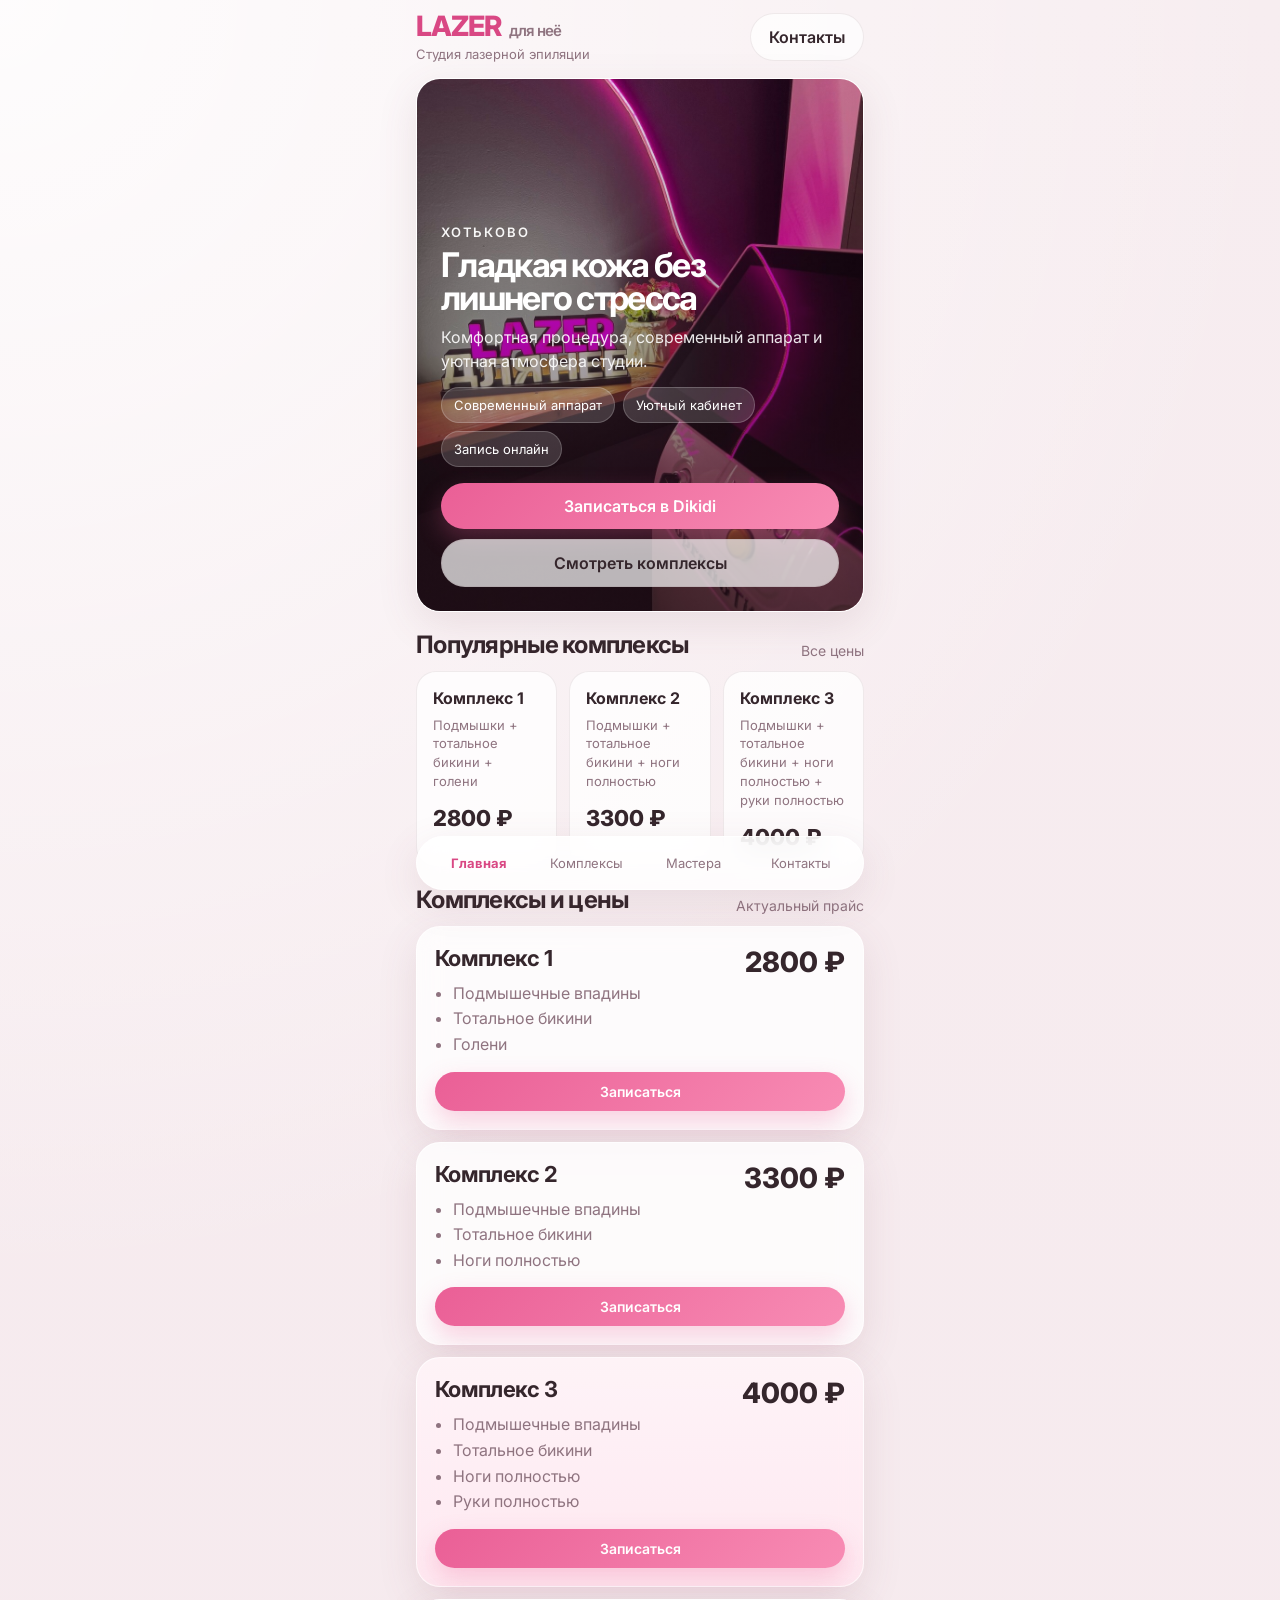
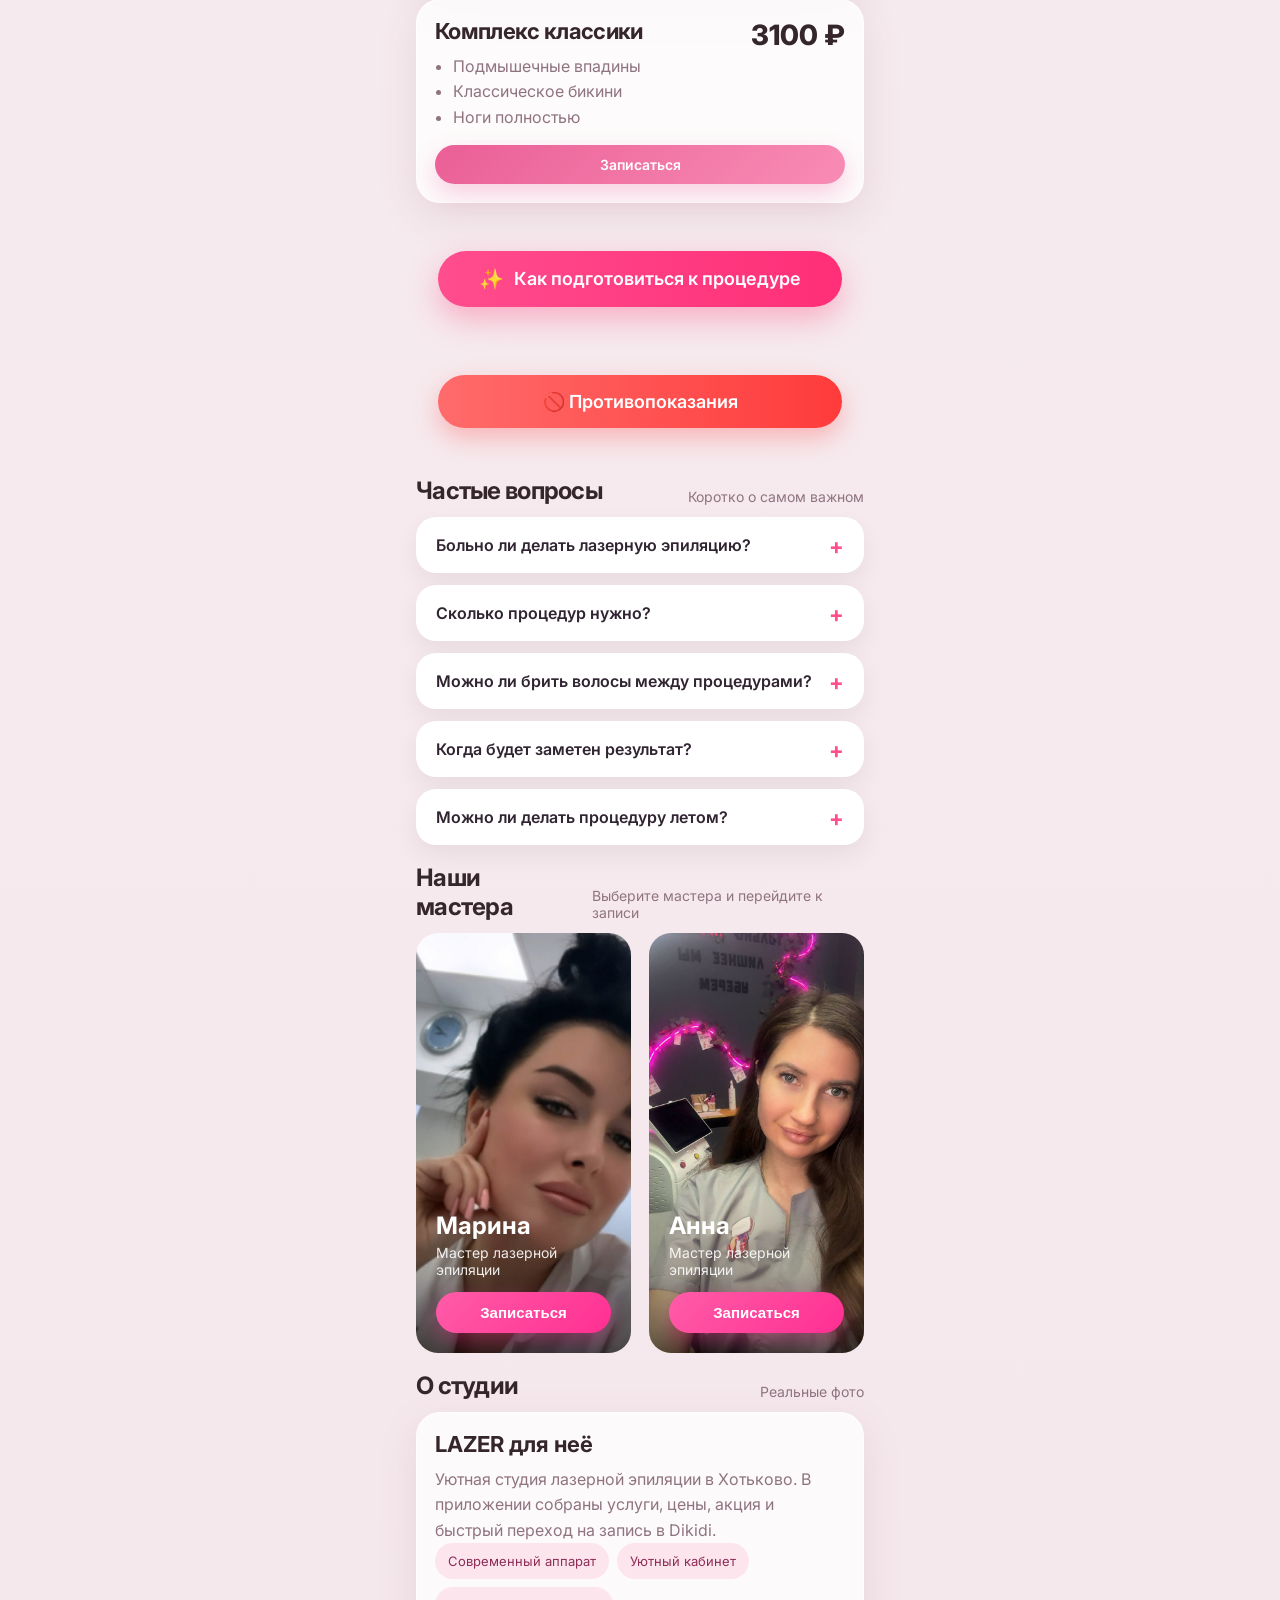
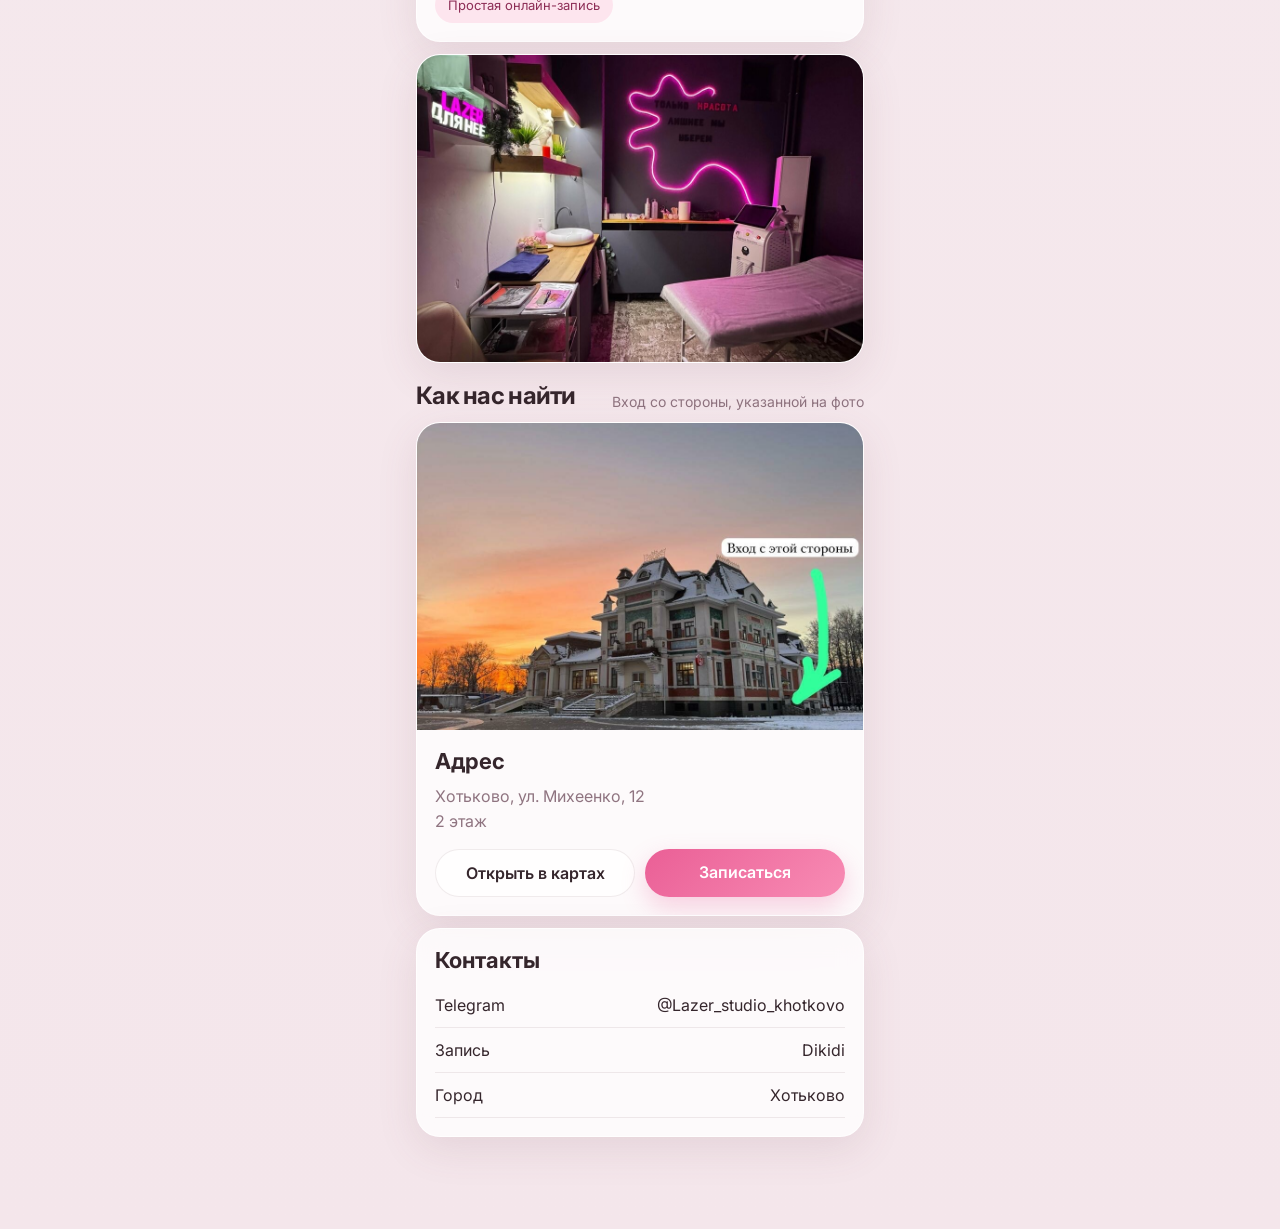
<file: index.html>
<!doctype html>
<html lang="ru">
<head>
  <meta charset="UTF-8" />
  <meta name="viewport" content="width=device-width, initial-scale=1.0, viewport-fit=cover, user-scalable=no" />
  <title>LAZER для неё</title>
  <meta name="theme-color" content="#f6e9ee" />
  <meta name="apple-mobile-web-app-capable" content="yes" />
  <meta name="apple-mobile-web-app-status-bar-style" content="default" />
  <link rel="preconnect" href="https://fonts.googleapis.com">
  <link rel="preconnect" href="https://fonts.gstatic.com" crossorigin>
  <link href="https://fonts.googleapis.com/css2?family=Inter:wght@400;500;600;700;800&display=swap" rel="stylesheet">
  <link rel="stylesheet" href="styles.css" />
  <script src="https://telegram.org/js/telegram-web-app.js"></script>
</head>
<body>
  <div class="app-shell">
    <header class="topbar">
      <div>
        <div class="brand">LAZER <span>для неё</span></div>
        <div class="subtitle">Студия лазерной эпиляции</div>
      </div>
      <a class="ghost-btn" href="#contacts">Контакты</a>
    </header>

    <main class="content">
      <section class="hero card card-image" id="home">
        <img src="assets/cabinet.jpg" alt="Кабинет студии LAZER для неё" />
        <div class="overlay"></div>
        <div class="hero-content">
          <p class="eyebrow">Хотьково</p>
          <h1>Гладкая кожа без лишнего стресса</h1>
          <p class="lead">Комфортная процедура, современный аппарат и уютная атмосфера студии.</p>
          <div class="chips">
            <span>Современный аппарат</span>
            <span>Уютный кабинет</span>
            <span>Запись онлайн</span>
          </div>
          <div class="cta-row">
            <a class="primary-btn js-dikidi" href="https://dikidi.net/ru/profile/lazer_dlya_neyo_1432304" target="_blank" rel="noopener noreferrer">Записаться в Dikidi</a>
            <a class="secondary-btn" href="#packages">Смотреть комплексы</a>
          </div>
        </div>
      </section>

      <section class="section">
        <div class="section-head">
          <h2>Популярные комплексы</h2>
          <a href="#packages">Все цены</a>
        </div>
        <div class="mini-grid">
          <article class="mini-card">
            <div class="mini-title">Комплекс 1</div>
            <div class="mini-desc">Подмышки + тотальное бикини + голени</div>
            <div class="mini-price">2800 ₽</div>
          </article>
          <article class="mini-card">
            <div class="mini-title">Комплекс 2</div>
            <div class="mini-desc">Подмышки + тотальное бикини + ноги полностью</div>
            <div class="mini-price">3300 ₽</div>
          </article>
          <article class="mini-card">
            <div class="mini-title">Комплекс 3</div>
            <div class="mini-desc">Подмышки + тотальное бикини + ноги полностью + руки полностью</div>
            <div class="mini-price">4000 ₽</div>
          </article>
        </div>
      </section>

      <section class="section" id="packages">
        <div class="section-head">
          <h2>Комплексы и цены</h2>
          <span class="muted">Актуальный прайс</span>
        </div>

        <div class="package-list">
          <article class="package-card card">
            <div class="package-top">
              <div>
                <h3>Комплекс 1</h3>
                <ul>
                  <li>Подмышечные впадины</li>
                  <li>Тотальное бикини</li>
                  <li>Голени</li>
                </ul>
              </div>
              <div class="price">2800 ₽</div>
            </div>
            <a class="primary-btn small js-dikidi" href="https://dikidi.net/ru/profile/lazer_dlya_neyo_1432304" target="_blank" rel="noopener noreferrer">Записаться</a>
          </article>

          <article class="package-card card">
            <div class="package-top">
              <div>
                <h3>Комплекс 2</h3>
                <ul>
                  <li>Подмышечные впадины</li>
                  <li>Тотальное бикини</li>
                  <li>Ноги полностью</li>
                </ul>
              </div>
              <div class="price">3300 ₽</div>
            </div>
            <a class="primary-btn small js-dikidi" href="https://dikidi.net/ru/profile/lazer_dlya_neyo_1432304" target="_blank" rel="noopener noreferrer">Записаться</a>
          </article>

          <article class="package-card card accent">
            <div class="package-top">
              <div>
                <h3>Комплекс 3</h3>
                <ul>
                  <li>Подмышечные впадины</li>
                  <li>Тотальное бикини</li>
                  <li>Ноги полностью</li>
                  <li>Руки полностью</li>
                </ul>
              </div>
              <div class="price">4000 ₽</div>
            </div>
            <a class="primary-btn small js-dikidi" href="https://dikidi.net/ru/profile/lazer_dlya_neyo_1432304" target="_blank" rel="noopener noreferrer">Записаться</a>
          </article>

          <article class="package-card card">
            <div class="package-top">
              <div>
                <h3>Комплекс классики</h3>
                <ul>
                  <li>Подмышечные впадины</li>
                  <li>Классическое бикини</li>
                  <li>Ноги полностью</li>
                </ul>
              </div>
              <div class="price">3100 ₽</div>
            </div>
            <a class="primary-btn small js-dikidi" href="https://dikidi.net/ru/profile/lazer_dlya_neyo_1432304" target="_blank" rel="noopener noreferrer">Записаться</a>
          </article>
        </div>
      </section>

      

<a href="podgotovka.html" class="prep-button">
    <span class="prep-icon">✨</span>
    Как подготовиться к процедуре
</a>
<a href="protivopokazaniya.html" class="contra-button">
🚫 Противопоказания
</a>

      <section class="section faq-section" id="faq">
  <div class="section-head">
    <h2>Частые вопросы</h2>
    <span class="muted">Коротко о самом важном</span>
  </div>

  <div class="faq-list">
    <details class="faq-item">
      <summary>Больно ли делать лазерную эпиляцию?</summary>
      <p>Ощущения индивидуальны, но чаще всего процедура переносится комфортно. Возможны лёгкое тепло или покалывание.</p>
    </details>

    <details class="faq-item">
      <summary>Сколько процедур нужно?</summary>
      <p>Обычно требуется курс из нескольких процедур. Точное количество зависит от зоны, типа волос и индивидуальных особенностей.</p>
    </details>

    <details class="faq-item">
      <summary>Можно ли брить волосы между процедурами?</summary>
      <p>Да, между процедурами можно использовать только бритву. Воск, шугаринг, эпилятор и пинцет нужно исключить.</p>
    </details>

    <details class="faq-item">
      <summary>Когда будет заметен результат?</summary>
      <p>Первые изменения многие замечают уже после первых процедур, но лучший эффект достигается курсом.</p>
    </details>

    <details class="faq-item">
      <summary>Можно ли делать процедуру летом?</summary>
      <p>Можно, если соблюдать рекомендации мастера и избегать свежего загара до и после процедуры.</p>
    </details>
  </div>
</section>
      <section class="section" id="masters">

<div class="section-head">
<h2>Наши мастера</h2>
<span class="muted">Выберите мастера и перейдите к записи</span>
</div>

<div class="masters-grid">

<div class="master-card">

<div class="master-photo">

<img src="assets/marina.png" alt="Марина">

<div class="master-overlay">

<h3>Марина</h3>
<p>Мастер лазерной эпиляции</p>

<button class="book-btn" onclick="bookMaster('marina')">
Записаться
</button>

</div>

</div>

</div>


<div class="master-card">

<div class="master-photo">

<img src="assets/ann-1.jpg" alt="Анна">

<div class="master-overlay">

<h3>Анна</h3>
<p>Мастер лазерной эпиляции</p>

<button class="book-btn" onclick="bookMaster('anna')">
Записаться
</button>

</div>

</div>

</div>


</div>

</section>


      <section class="section" id="about">
        <div class="section-head">
          <h2>О студии</h2>
          <span class="muted">Реальные фото</span>
        </div>
        <div class="story-grid">
          <article class="card story-text">
            <h3>LAZER для неё</h3>
            <p>Уютная студия лазерной эпиляции в Хотьково. В приложении собраны услуги, цены, акция и быстрый переход на запись в Dikidi.</p>
            <div class="fact-list">
              <span>Современный аппарат</span>
              <span>Уютный кабинет</span>
              <span>Простая онлайн-запись</span>
            </div>
          </article>
          <article class="card gallery-card">
            <img src="assets/logo-room.jpg" alt="Логотип и аппарат студии" />
          </article>
        </div>
      </section>

      <section class="section" id="contacts">
        <div class="section-head">
          <h2>Как нас найти</h2>
          <span class="muted">Вход со стороны, указанной на фото</span>
        </div>
        <div class="contact-grid">
          <article class="card location-card">
            <img src="assets/building.jpg" alt="Здание, где находится студия" />
            <div class="location-body">
              <h3>Адрес</h3>
              <p>Хотьково, ул. Михеенко, 12<br>2 этаж</p>
              <div class="contact-actions">
                <a class="secondary-btn js-map" target="_blank" rel="noopener noreferrer" href="https://yandex.ru/maps/?text=%D0%A5%D0%BE%D1%82%D1%8C%D0%BA%D0%BE%D0%B2%D0%BE%2C%20%D0%9C%D0%B8%D1%85%D0%B5%D0%B5%D0%BD%D0%BA%D0%BE%2012">Открыть в картах</a>
                <a class="primary-btn js-dikidi" target="_blank" rel="noopener noreferrer" href="https://dikidi.net/ru/profile/lazer_dlya_neyo_1432304">Записаться</a>
              </div>
            </div>
          </article>

          <article class="card info-card">
            <h3>Контакты</h3>
            <div class="info-row">
              <span>Telegram</span>
              <a class="js-telegram-link" target="_blank" rel="noopener noreferrer" href="https://t.me/Lazer_studio_khotkovo">@Lazer_studio_khotkovo</a>
            </div>
            <div class="info-row">
              <span>Запись</span>
              <a class="js-dikidi" target="_blank" rel="noopener noreferrer" href="https://dikidi.net/ru/profile/lazer_dlya_neyo_1432304">Dikidi</a>
            </div>
            <div class="info-row">
              <span>Город</span>
              <span>Хотьково</span>
            </div>
            <p class="note"></p>
          </article>
        </div>
      </section>
    </main>

    <nav class="bottom-nav">
      <a href="#home">Главная</a>
      <a href="#packages">Комплексы</a>
      <a href="#masters">Мастера</a>
      <a href="#contacts">Контакты</a>
    </nav>
  </div>

  <script src="app.js"></script>
</body>
</html>
</file>
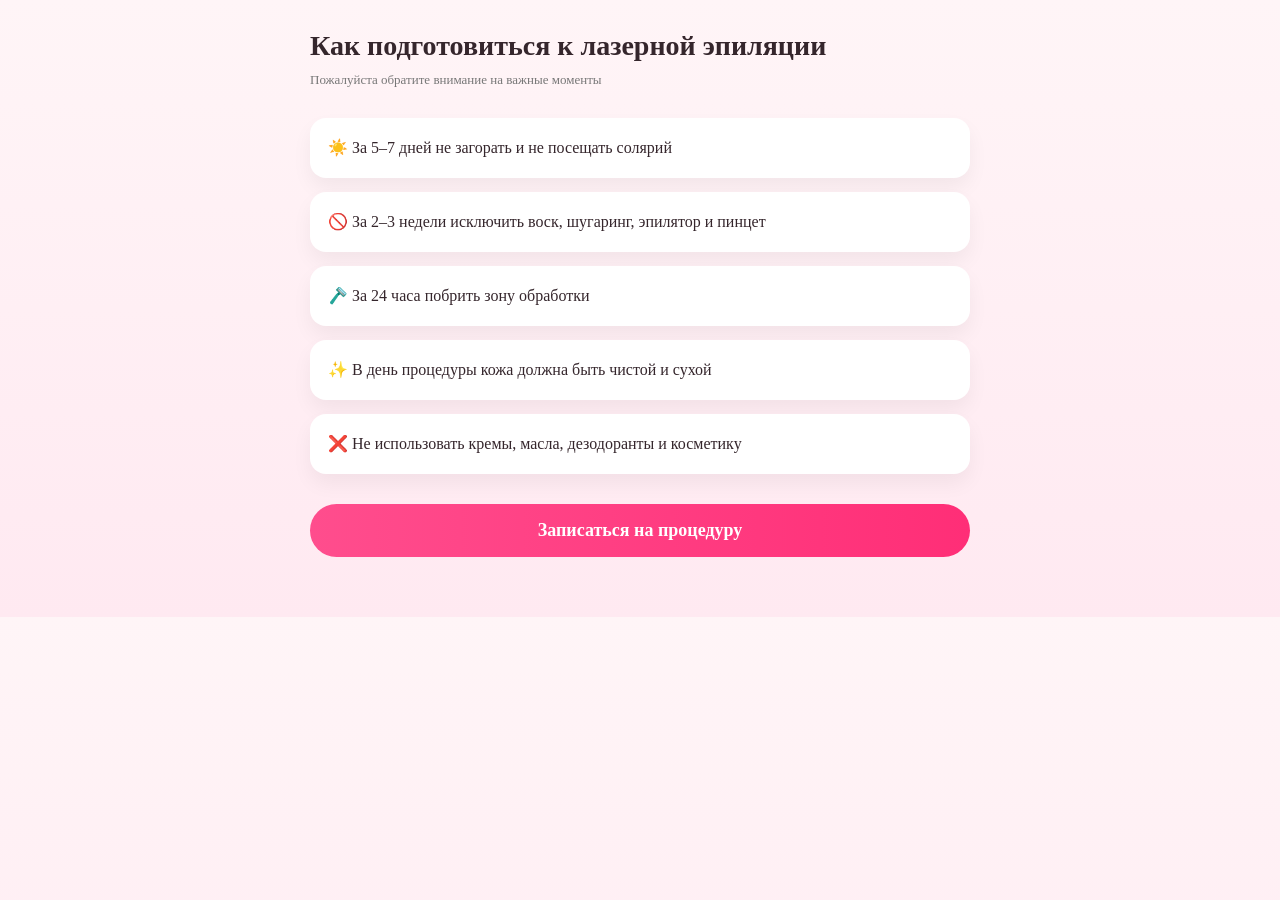
<file: podgotovka.html>
<!DOCTYPE html>
<html lang="ru">
<head>
<meta charset="UTF-8">
<meta name="viewport" content="width=device-width, initial-scale=1.0">

<title>Подготовка к процедуре</title>

<link rel="stylesheet" href="styles.css">

<style>

body{
background: linear-gradient(180deg,#fff5f7,#ffe9f1);
font-family: -apple-system,BlinkMacSystemFont,Segoe UI,Roboto;
margin:0;
padding:0;
}

.container{
max-width:700px;
margin:auto;
padding:30px 20px 60px;
}

.title{
font-size:28px;
font-weight:700;
margin-bottom:10px;
}

.subtitle{
color:#777;
margin-bottom:30px;
}

.prep-card{
background:white;
padding:18px;
border-radius:16px;
margin-bottom:14px;
box-shadow:0 10px 20px rgba(0,0,0,0.05);
font-size:16px;
line-height:1.5;
}

.button{
display:block;
text-align:center;
margin-top:30px;
background:linear-gradient(90deg,#ff4d8d,#ff2e77);
color:white;
padding:16px;
border-radius:30px;
font-size:18px;
font-weight:600;
text-decoration:none;
}

</style>

</head>

<body>

<div class="container">

<div class="title">
Как подготовиться к лазерной эпиляции
</div>

<div class="subtitle">
Пожалуйста обратите внимание на важные моменты
</div>

<div class="prep-card">
☀️ За 5–7 дней не загорать и не посещать солярий
</div>

<div class="prep-card">
🚫 За 2–3 недели исключить воск, шугаринг, эпилятор и пинцет
</div>

<div class="prep-card">
🪒 За 24 часа побрить зону обработки
</div>

<div class="prep-card">
✨ В день процедуры кожа должна быть чистой и сухой
</div>

<div class="prep-card">
❌ Не использовать кремы, масла, дезодоранты и косметику
</div>

<a class="button" href="https://dikidi.net/ru/profile/lazer_dlya_neyo_1432304">
Записаться на процедуру
</a>

</div>

</body>
</html>
</file>
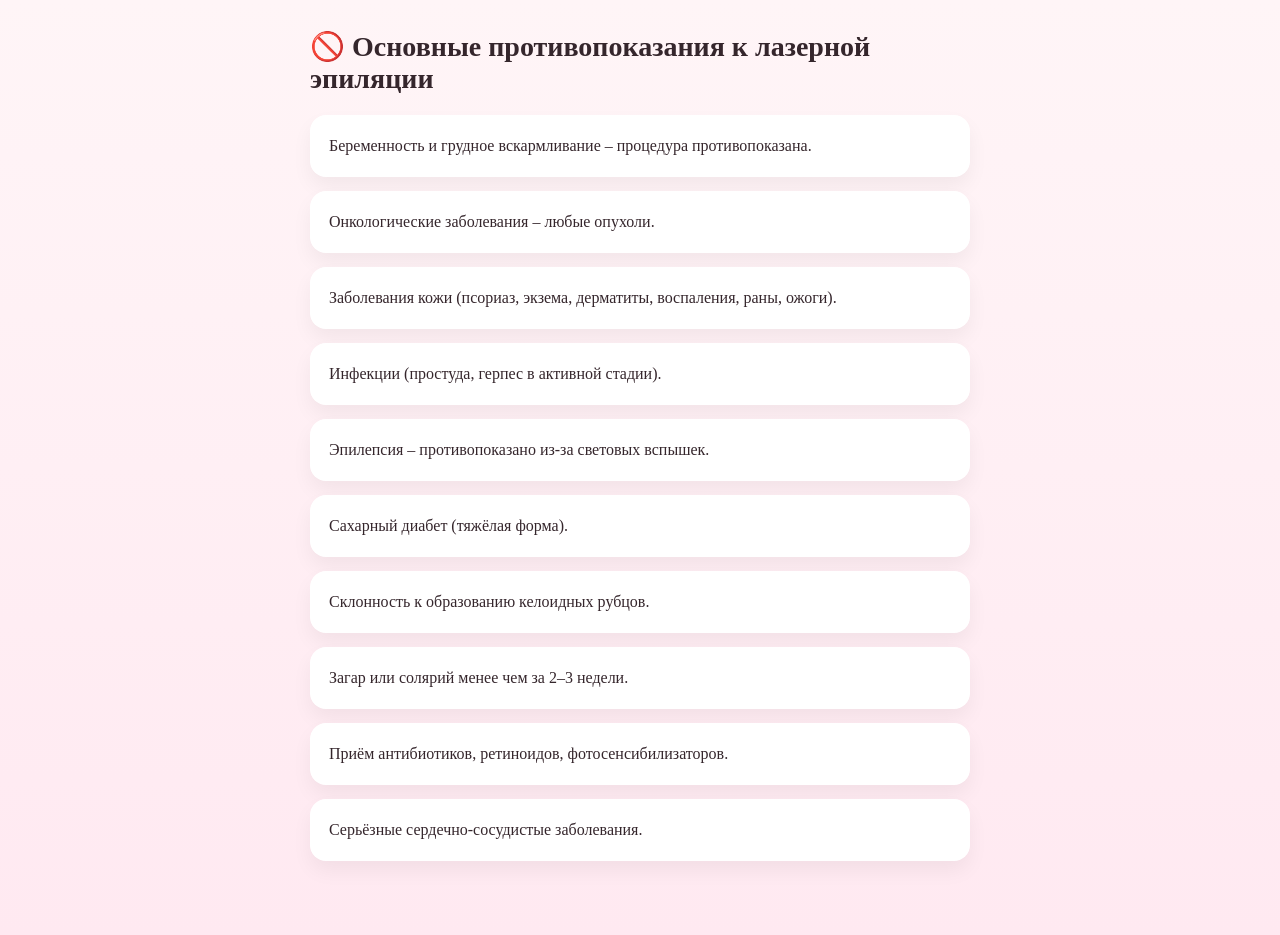
<file: protivopokazaniya.html>
<!DOCTYPE html>
<html lang="ru">
<head>
<meta charset="UTF-8">
<meta name="viewport" content="width=device-width, initial-scale=1.0">
<title>Противопоказания</title>
<link rel="stylesheet" href="styles.css">

<style>

body{
background:linear-gradient(180deg,#fff5f7,#ffe9f1);
font-family:-apple-system,BlinkMacSystemFont,Segoe UI,Roboto;
margin:0;
}

.container{
max-width:700px;
margin:auto;
padding:30px 20px 60px;
}

.title{
font-size:28px;
font-weight:700;
margin-bottom:20px;
}

.card{
background:white;
padding:18px;
border-radius:16px;
margin-bottom:14px;
box-shadow:0 10px 20px rgba(0,0,0,0.05);
line-height:1.5;
}

</style>

</head>

<body>

<div class="container">

<div class="title">
🚫 Основные противопоказания к лазерной эпиляции
</div>

<div class="card">Беременность и грудное вскармливание – процедура противопоказана.</div>
<div class="card">Онкологические заболевания – любые опухоли.</div>
<div class="card">Заболевания кожи (псориаз, экзема, дерматиты, воспаления, раны, ожоги).</div>
<div class="card">Инфекции (простуда, герпес в активной стадии).</div>
<div class="card">Эпилепсия – противопоказано из-за световых вспышек.</div>
<div class="card">Сахарный диабет (тяжёлая форма).</div>
<div class="card">Склонность к образованию келоидных рубцов.</div>
<div class="card">Загар или солярий менее чем за 2–3 недели.</div>
<div class="card">Приём антибиотиков, ретиноидов, фотосенсибилизаторов.</div>
<div class="card">Серьёзные сердечно-сосудистые заболевания.</div>

</div>

</body>
</html>
</file>
<file: styles.css>
:root {
  --bg: #f8eff2;
  --surface: rgba(255,255,255,.78);
  --text: #35262c;
  --muted: #8f7480;
  --accent: #ea5f96;
  --accent-strong: #d94884;
  --line: rgba(91, 44, 63, 0.09);
  --shadow: 0 12px 40px rgba(121, 74, 93, 0.12);
  --radius: 24px;
}
* { box-sizing: border-box; -webkit-tap-highlight-color: transparent; }
html { scroll-behavior: smooth; }
body {
  margin: 0;
  font-family: Inter, system-ui, sans-serif;
  background:
    radial-gradient(circle at top left, rgba(255,255,255,.85), transparent 28%),
    linear-gradient(180deg, #f7edf0 0%, #f4e6eb 100%);
  color: var(--text);
}
a { color: inherit; text-decoration: none; }
img { display: block; width: 100%; }
.app-shell { max-width: 480px; min-height: 100vh; margin: 0 auto; padding: calc(12px + env(safe-area-inset-top)) 16px calc(92px + env(safe-area-inset-bottom)); }
.topbar { display: flex; align-items: center; justify-content: space-between; gap: 16px; margin-bottom: 16px; }
.brand { font-size: 28px; font-weight: 800; line-height: 1; letter-spacing: -.04em; color: var(--accent-strong); }
.brand span { font-size: 15px; font-weight: 600; color: var(--muted); margin-left: 4px; }
.subtitle { font-size: 13px; color: var(--muted); margin-top: 6px; }
.ghost-btn,.secondary-btn,.primary-btn { border-radius: 999px; padding: 13px 18px; font-weight: 600; text-align: center; transition: transform .2s ease, opacity .2s ease, background .2s ease; }
.ghost-btn:active,.secondary-btn:active,.primary-btn:active { transform: scale(.98); }
.ghost-btn,.secondary-btn { background: rgba(255,255,255,.7); border: 1px solid var(--line); color: var(--text); }
.primary-btn { background: linear-gradient(135deg, var(--accent), #f88cb4); color: white; box-shadow: 0 10px 24px rgba(233,95,150,.28); }
.primary-btn.small,.secondary-btn.small { padding: 11px 16px; font-size: 14px; }
.content { display: grid; gap: 18px; }
.section { display: grid; gap: 12px; }
.section-head { display: flex; justify-content: space-between; align-items: end; gap: 16px; }
.section-head h2 { margin: 0; font-size: 24px; letter-spacing: -.03em; }
.section-head a,.muted { color: var(--muted); font-size: 14px; }
.card { background: var(--surface); backdrop-filter: blur(12px); border: 1px solid rgba(255,255,255,.7); border-radius: var(--radius); box-shadow: var(--shadow); }
.card-image { position: relative; overflow: hidden; min-height: 390px; }
.card-image > img { position: absolute; inset: 0; height: 100%; object-fit: cover; }
.overlay { position: absolute; inset: 0; background: linear-gradient(180deg, rgba(20,10,18,.08) 0%, rgba(33,15,24,.68) 100%); }
.hero-content { position: relative; z-index: 1; color: white; padding: 145px 24px 24px; }
.eyebrow { margin: 0 0 8px; font-size: 13px; font-weight: 600; text-transform: uppercase; letter-spacing: .14em; opacity: .95; }
.hero h1 { margin: 0 0 10px; font-size: 34px; line-height: .98; letter-spacing: -.05em; }
.lead { margin: 0 0 14px; line-height: 1.5; color: rgba(255,255,255,.9); }
.chips,.fact-list,.promo-chips { display: flex; flex-wrap: wrap; gap: 8px; }
.chips span,.fact-list span,.promo-chips span { background: rgba(255,255,255,.16); border: 1px solid rgba(255,255,255,.2); color: white; border-radius: 999px; padding: 9px 12px; font-size: 13px; }
.fact-list span { background: #fde5ee; color: #8d2d56; border-color: transparent; }
.promo-chips span { background: rgba(255,255,255,.18); }
.cta-row { display: grid; grid-template-columns: 1fr; gap: 10px; margin-top: 16px; }
.mini-grid,.package-list,.story-grid,.contact-grid { display: grid; gap: 12px; }
.mini-grid { grid-template-columns: repeat(3, 1fr); }
.mini-card { background: rgba(255,255,255,.78); border: 1px solid var(--line); border-radius: 20px; padding: 16px; min-height: 146px; }
.mini-title { font-weight: 700; margin-bottom: 8px; }
.mini-desc { font-size: 13px; color: var(--muted); line-height: 1.45; }
.mini-price { margin-top: 14px; font-size: 22px; font-weight: 800; }
.package-card { padding: 18px; display: grid; gap: 14px; }
.package-top { display: flex; justify-content: space-between; gap: 14px; }
.package-card h3 { margin: 0 0 10px; font-size: 22px; letter-spacing: -.03em; }
.package-card ul { margin: 0; padding-left: 18px; color: var(--muted); line-height: 1.6; }
.price { font-size: 28px; font-weight: 800; white-space: nowrap; }
.accent { background: linear-gradient(180deg, rgba(255,244,248,.9), rgba(255,232,240,.9)); }
.promo-hero { position: relative; overflow: hidden; min-height: 540px; }
.promo-image { position: absolute; inset: 0; height: 100%; object-fit: cover; }
.promo-gradient { position: absolute; inset: 0; background: linear-gradient(180deg, rgba(252,234,242,.16) 0%, rgba(121,77,95,.15) 34%, rgba(76,44,57,.78) 100%); }
.promo-copy {
  position: relative; z-index: 1; min-height: 540px; display: flex; flex-direction: column; justify-content: flex-end;
  color: #fff; padding: 24px;
}
.promo-kicker { margin: 0 0 10px; font-size: 14px; font-weight: 700; letter-spacing: .16em; text-transform: uppercase; }
.promo-copy h3 { margin: 0 0 10px; font-size: 34px; line-height: .98; letter-spacing: -.05em; }
.promo-copy p { margin: 0 0 14px; font-size: 18px; line-height: 1.45; max-width: 280px; }
.masters-grid { display: grid; grid-template-columns: 1fr 1fr; gap: 12px; }
.master-card { overflow: hidden; }
.master-card img { aspect-ratio: 1 / 1; object-fit: cover; }
.master-body { padding: 16px; display: grid; gap: 8px; }
.master-name { font-size: 22px; font-weight: 700; }
.story-text,.info-card { padding: 18px; }
.story-text h3,.location-body h3,.info-card h3 { margin: 0 0 10px; font-size: 22px; }
.story-text p,.info-card p,.location-body p,.master-role { color: var(--muted); line-height: 1.6; margin: 0; }
.gallery-card,.location-card { overflow: hidden; }
.gallery-card img,.location-card img { aspect-ratio: 16 / 11; object-fit: cover; }
.location-body { padding: 18px; }
.contact-actions { display: grid; grid-template-columns: 1fr 1fr; gap: 10px; margin-top: 14px; }
.info-row { display: flex; justify-content: space-between; gap: 12px; padding: 12px 0; border-bottom: 1px solid var(--line); }
.note { font-size: 14px; }
.bottom-nav {
  position: fixed; left: 50%; transform: translateX(-50%); bottom: calc(10px + env(safe-area-inset-bottom)); width: min(448px, calc(100vw - 20px));
  background: rgba(255,255,255,.82); backdrop-filter: blur(14px); border: 1px solid rgba(255,255,255,.8); box-shadow: var(--shadow);
  border-radius: 999px; display: grid; grid-template-columns: repeat(4, 1fr); padding: 8px; z-index: 20;
}
.bottom-nav a { text-align: center; padding: 10px 8px; font-size: 13px; color: var(--muted); }
.bottom-nav a.active { color: var(--accent-strong); font-weight: 700; }
@media (max-width: 420px) {
  .mini-grid, .masters-grid, .contact-actions { grid-template-columns: 1fr; }
  .package-top, .section-head, .topbar { flex-direction: column; align-items: start; }
  .price { font-size: 24px; }
  .hero-content { padding-top: 132px; }
  .promo-hero, .promo-copy { min-height: 500px; }
  .promo-copy h3 { font-size: 30px; }
  .promo-copy p { font-size: 17px; }
}


/* ===== Мастера — премиальный блок ===== */
.masters-grid{
  display:grid;
  grid-template-columns:1fr;
  gap:18px;
}

.premium-master-card{
  padding:0;
  overflow:hidden;
  border-radius:24px;
  background:#fff;
  box-shadow:0 10px 30px rgba(0,0,0,0.08);
}

.master-photo-wrap{
  position:relative;
  border-radius:24px;
  overflow:hidden;
  min-height:420px;
  background:#f3e6eb;
}

.master-photo-img{
  width:100%;
  height:100%;
  object-fit:cover;
  display:block;
}

.master-photo-overlay{
  position:absolute;
  inset:0;
  background:
    linear-gradient(
      to top,
      rgba(24, 10, 18, 0.68) 0%,
      rgba(24, 10, 18, 0.28) 38%,
      rgba(24, 10, 18, 0.04) 68%,
      rgba(24, 10, 18, 0.00) 100%
    );
}

.master-badge{
  position:absolute;
  top:14px;
  left:14px;
  z-index:2;
  padding:8px 12px;
  border-radius:999px;
  font-size:13px;
  font-weight:600;
  color:#7a3457;
  background:rgba(255,255,255,0.88);
  backdrop-filter:blur(8px);
  -webkit-backdrop-filter:blur(8px);
  box-shadow:0 4px 14px rgba(0,0,0,0.08);
}

.master-photo-content{
  position:absolute;
  left:0;
  right:0;
  bottom:0;
  z-index:2;
  padding:18px;
  display:flex;
  flex-direction:column;
  gap:14px;
}

.master-photo-text h3{
  margin:0 0 6px;
  color:#fff;
  font-size:26px;
  line-height:1.1;
  font-weight:700;
}

.master-photo-text p{
  margin:0;
  color:rgba(255,255,255,0.92);
  font-size:15px;
  line-height:1.4;
}

.master-book-btn{
  width:100%;
  border:none;
  border-radius:999px;
  padding:15px 18px;
  font-size:16px;
  font-weight:700;
  color:#fff;
  background:linear-gradient(135deg, #ff5ca8 0%, #ff3b95 100%);
  box-shadow:0 10px 24px rgba(255, 76, 150, 0.35);
  cursor:pointer;
  transition:transform .18s ease, box-shadow .18s ease, opacity .18s ease;
}

.master-book-btn:hover{
  transform:translateY(-1px);
  box-shadow:0 14px 28px rgba(255, 76, 150, 0.42);
}

.master-book-btn:active{
  transform:translateY(0);
  opacity:.96;
}

@media (min-width: 760px){
  .masters-grid{
    grid-template-columns:1fr 1fr;
  }

  .master-photo-wrap{
    min-height:460px;
  }
}
/* Мастера */

.masters-grid{
display:grid;
grid-template-columns:1fr 1fr;
gap:18px;
}

.master-photo{
position:relative;
border-radius:22px;
overflow:hidden;
}

.master-photo img{
width:100%;
height:420px;
object-fit:cover;
display:block;
}

.master-overlay{
position:absolute;
bottom:0;
left:0;
right:0;

padding:20px;

background:linear-gradient(
to top,
rgba(0,0,0,0.65),
rgba(0,0,0,0.25),
transparent
);

color:white;
}

.master-overlay h3{
margin:0;
font-size:24px;
font-weight:700;
}

.master-overlay p{
margin:4px 0 14px;
font-size:14px;
opacity:0.9;
}

.book-btn{

width:100%;

border:none;
border-radius:30px;

padding:12px;

background:linear-gradient(135deg,#ff5ca8,#ff2f92);

color:white;
font-size:15px;
font-weight:600;

cursor:pointer;

box-shadow:0 8px 20px rgba(255,50,150,0.35);

}

.prep-section {
    background: #fff;
    border-radius: 20px;
    padding: 30px;
    margin: 40px 20px;
    box-shadow: 0 10px 25px rgba(0,0,0,0.08);
}

.prep-section h2 {
    text-align: center;
    font-size: 26px;
    margin-bottom: 10px;
}

.prep-sub {
    text-align: center;
    color: #777;
    margin-bottom: 25px;
}

.prep-list {
    display: grid;
    gap: 15px;
}

.prep-item {
    background: #f9f9f9;
    padding: 15px 18px;
    border-radius: 12px;
    font-size: 16px;
    line-height: 1.5;
}

.prep-button{
display:flex;
align-items:center;
justify-content:center;
gap:10px;

margin:30px auto;
width:90%;
max-width:420px;

padding:16px 22px;

background:linear-gradient(90deg,#ff4d8d,#ff2e77);
color:white;

font-size:18px;
font-weight:600;

border-radius:35px;
text-decoration:none;

box-shadow:0 12px 30px rgba(255,60,120,0.35);

transition:all 0.25s ease;

animation:pulseGlow 2.5s infinite;
}

.prep-button:hover{
transform:translateY(-3px);
box-shadow:0 16px 35px rgba(255,60,120,0.45);
}

.prep-icon{
font-size:20px;
}

@keyframes pulseGlow{

0%{
box-shadow:0 12px 30px rgba(255,60,120,0.35);
}

50%{
box-shadow:0 16px 40px rgba(255,60,120,0.55);
}

100%{
box-shadow:0 12px 30px rgba(255,60,120,0.35);
}

}

.contra-button{
display:block;
text-align:center;
margin:20px auto;
width:90%;
max-width:420px;

padding:16px 22px;

background:linear-gradient(90deg,#ff6b6b,#ff3b3b);
color:white;

font-size:18px;
font-weight:600;

border-radius:35px;
text-decoration:none;

box-shadow:0 10px 25px rgba(255,80,80,0.35);

transition:all 0.2s ease;
}

.contra-button:hover{
transform:translateY(-2px);
box-shadow:0 14px 30px rgba(255,80,80,0.45);
}
/* FAQ */

.faq-section{
  margin-top: 10px;
}

.faq-list{
  display:flex;
  flex-direction:column;
  gap:12px;
}

.faq-item{
  background:#fff;
  border-radius:20px;
  padding:18px 20px;
  box-shadow:0 10px 24px rgba(0,0,0,0.06);
}

.faq-item summary{
  list-style:none;
  cursor:pointer;
  font-size:16px;
  font-weight:600;
  color:#2f2430;
  position:relative;
  padding-right:28px;
}

.faq-item summary::-webkit-details-marker{
  display:none;
}

.faq-item summary::after{
  content:"+";
  position:absolute;
  right:0;
  top:0;
  font-size:22px;
  line-height:1;
  color:#ff4d8d;
  font-weight:700;
}

.faq-item[open] summary::after{
  content:"−";
}

.faq-item p{
  margin:14px 0 0;
  color:#6b5b63;
  font-size:15px;
  line-height:1.55;
}
</file>
